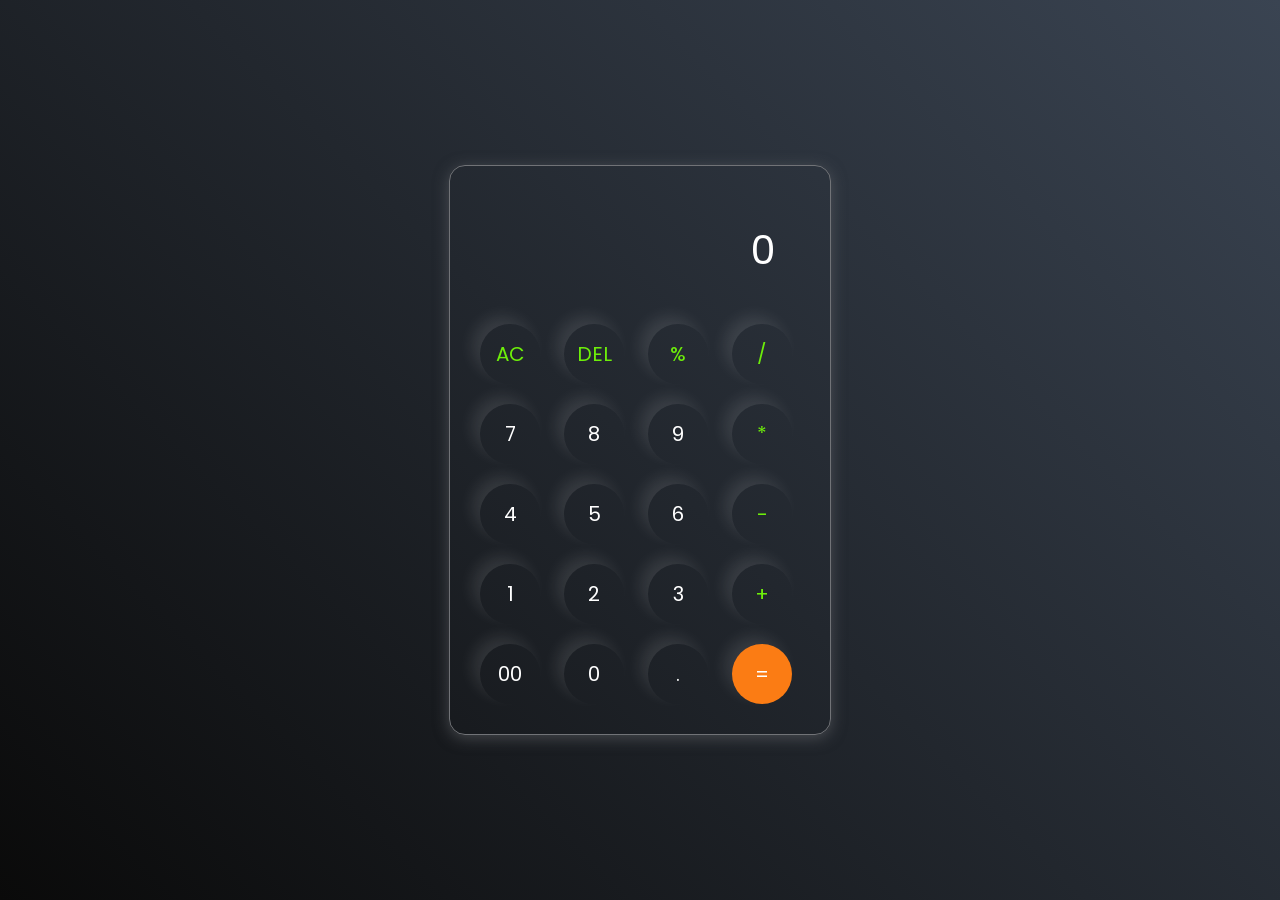
<file: calculator/index.html>
<!DOCTYPE html>
<html lang="en">
  <head>
    <meta charset="UTF-8" />
    <meta http-equiv="X-UA-Compatible" content="IE=edge" />
    <meta name="viewport" content="width=device-width, initial-scale=1.0" />
    <link rel="stylesheet" href="style.css" />
    <title>Calculator - By Code Traversal</title>
  </head>
  <body>
    <div class="container">
      <div class="calculator">
        <input type="text" id="inputBox" placeholder="0" />
        <div>
          <button class="button operator">AC</button>
          <button class="button operator">DEL</button>
          <button class="button operator">%</button>
          <button class="button operator">/</button>
        </div>
        <div>
          <button class="button">7</button>
          <button class="button">8</button>
          <button class="button">9</button>
          <button class="button operator">*</button>
        </div>
        <div>
          <button class="button">4</button>
          <button class="button">5</button>
          <button class="button">6</button>
          <button class="button operator">-</button>
        </div>
        <div>
          <button class="button">1</button>
          <button class="button">2</button>
          <button class="button">3</button>
          <button class="button operator">+</button>
        </div>

        <div>
          <button class="button">00</button>
          <button class="button">0</button>
          <button class="button">.</button>
          <button class="button equalBtn">=</button>
        </div>
      </div>
    </div>

    <script src="script.js"></script>
  </body>
</html>
</file>
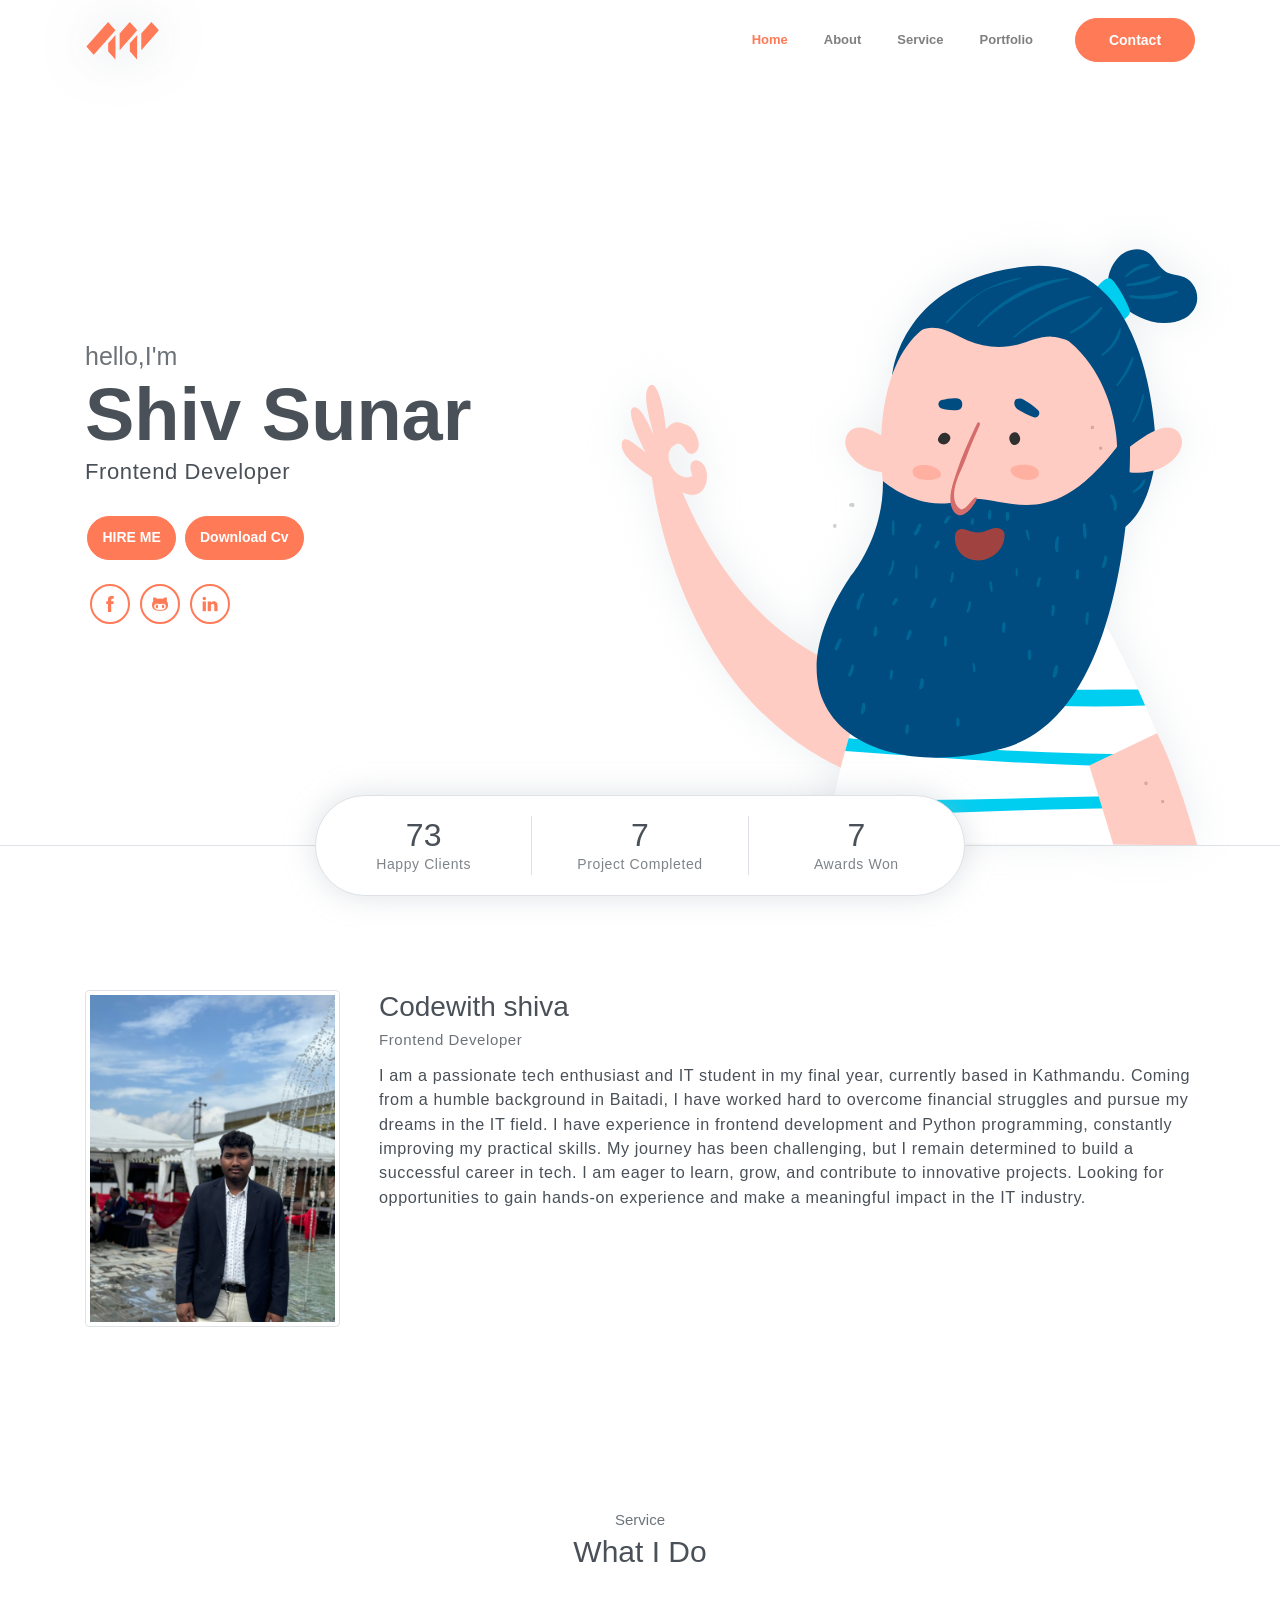
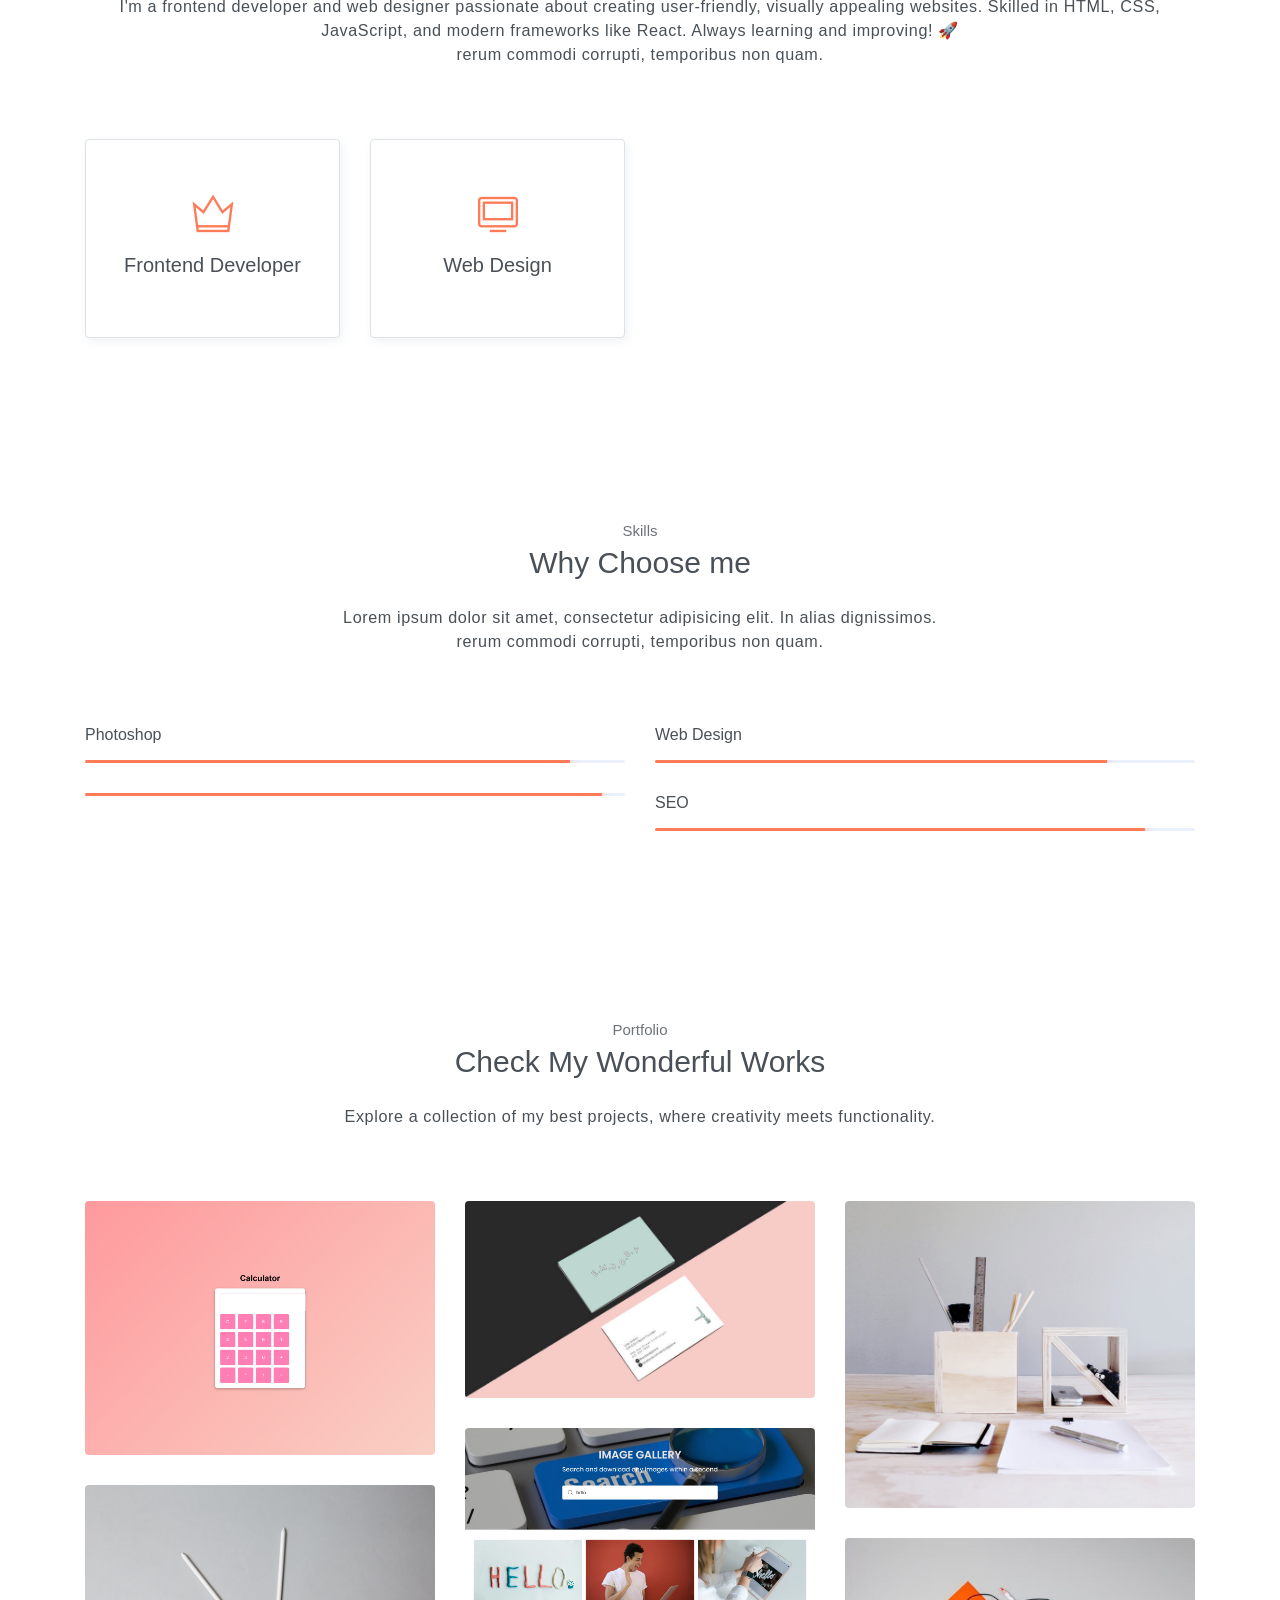
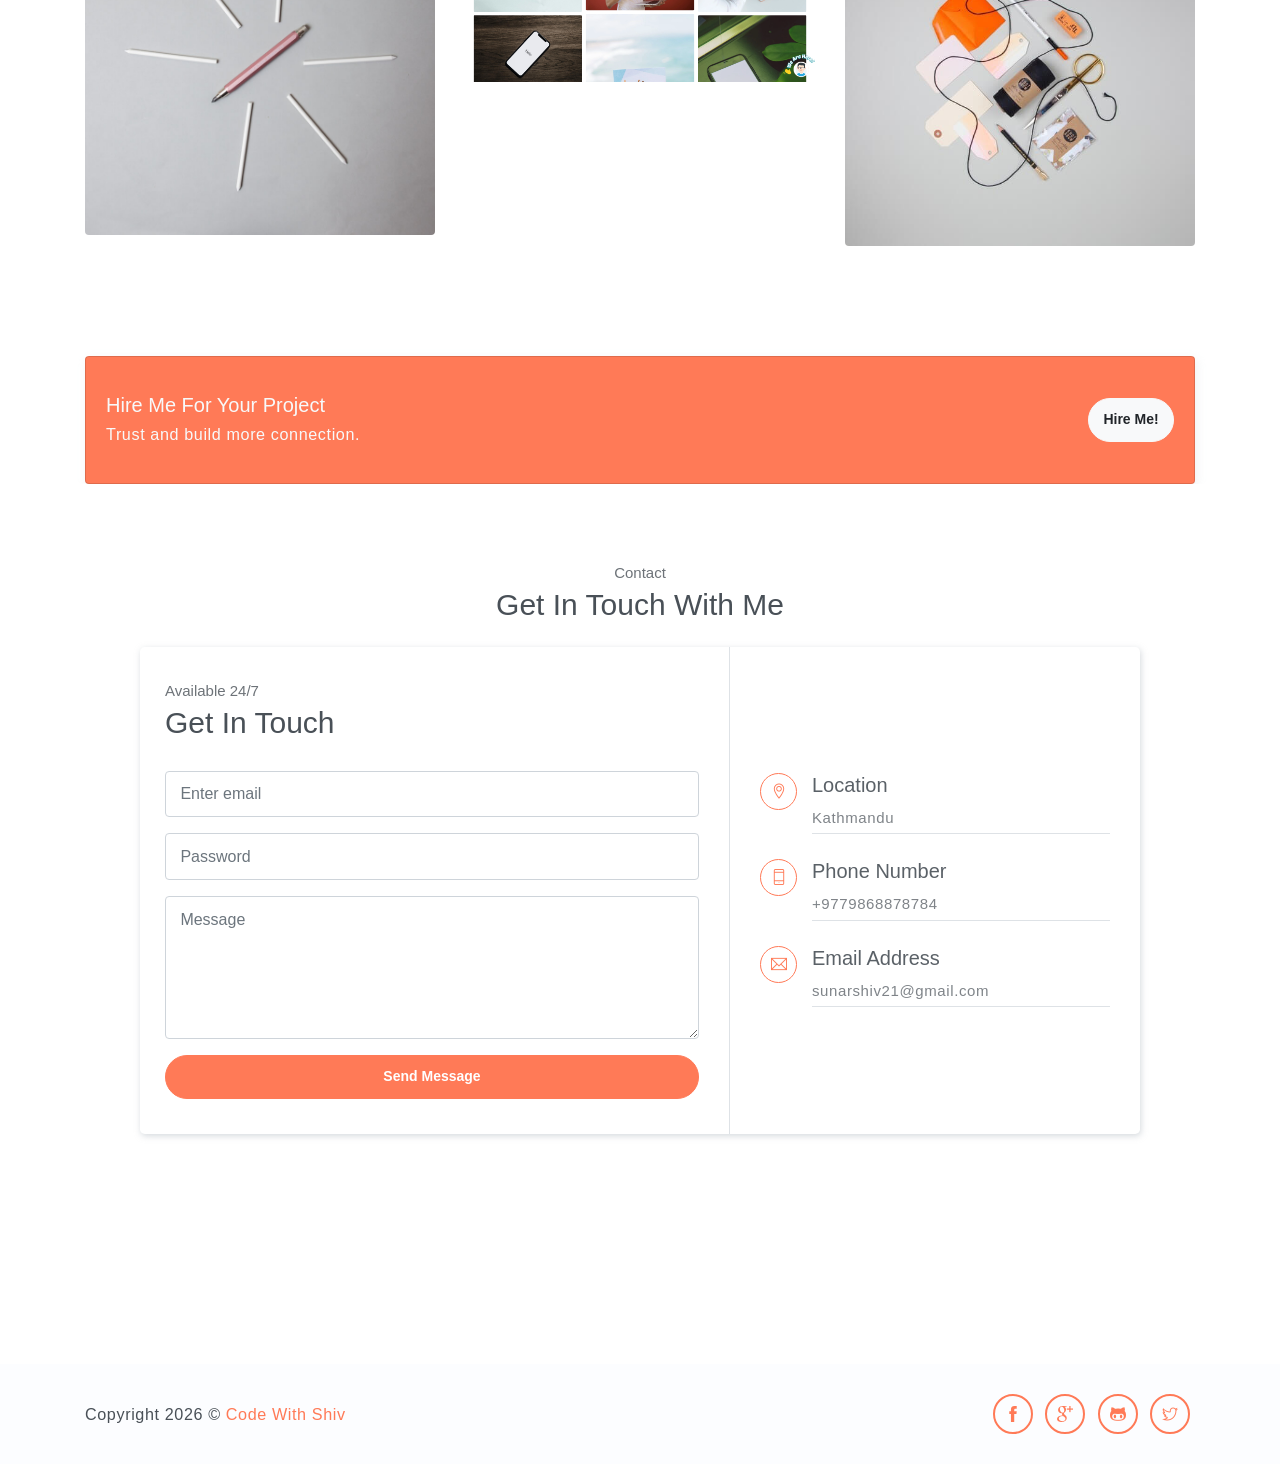
<file: Portofolio_Website/index.html>
<!DOCTYPE html>
<html lang="en">
  <head>
    <meta charset="utf-8" />
    <meta
      name="viewport"
      content="width=device-width, initial-scale=1, shrink-to-fit=no"
    />
    <meta
      name="description"
      content="Start your development with Steller landing page."
    />
    <meta name="author" content="Devcrud" />
    <title>Shiv sunar</title>
    <!-- font icons -->
    <link
      rel="stylesheet"
      href="assets/vendors/themify-icons/css/themify-icons.css"
    />
    <!-- Bootstrap + Steller main styles -->
    <link rel="stylesheet" href="assets/css/steller.css" />
  </head>
  <body data-spy="scroll" data-target=".navbar" data-offset="40" id="home">
    <!-- Page navigation -->
    <nav
      class="navbar navbar-expand-lg navbar-light fixed-top"
      data-spy="affix"
      data-offset-top="0"
    >
      <div class="container">
        <a class="navbar-brand" href="#"
          ><img src="assets/imgs/logo.svg" alt=""
        /></a>
        <button
          class="navbar-toggler"
          type="button"
          data-toggle="collapse"
          data-target="#navbarSupportedContent"
          aria-controls="navbarSupportedContent"
          aria-expanded="false"
          aria-label="Toggle navigation"
        >
          <span class="navbar-toggler-icon"></span>
        </button>

        <div class="collapse navbar-collapse" id="navbarSupportedContent">
          <ul class="navbar-nav ml-auto align-items-center">
            <li class="nav-item">
              <a class="nav-link" href="#home">Home</a>
            </li>
            <li class="nav-item">
              <a class="nav-link" href="#about">About</a>
            </li>
            <li class="nav-item">
              <a class="nav-link" href="#service">Service</a>
            </li>
            <li class="nav-item">
              <a class="nav-link" href="#portfolio">Portfolio</a>
            </li>
            
            <li class="nav-item">
              <a class="btn btn-primary rounded ml-4" href="#contact">Contact</a>
            </li>
            
          </ul>
        </div>
      </div>
    </nav>
    <!-- End of page navibation -->

    <!-- Page Header -->
    <header class="header" id="home">
      <div class="container">
        <div class="infos">
          <h6 class="subtitle">hello,I'm</h6>
          <h6 class="title">Shiv Sunar</h6>
          <p>Frontend Developer</p>

          <div class="buttons pt-3">
            <button class="btn btn-primary rounded">HIRE ME</button>
            <a  class="btn btn-primary rounded" href="https://drive.google.com/file/d/1wwwYJSfp2gfaBM09IQP81na29Mdv9Ip5/view">Download Cv</a>
           
          </div>

          <div class="socials mt-4">
            <a
              class="social-item"
              href="https://www.facebook.com/profile.php?id=100017769317235"
              ><i class="ti-facebook"></i
            ></a>

            <a class="social-item" href="https://github.com/shivthedeveloper"
              ><i class="ti-github"></i
            ></a>
            <a
              class="social-item"
              href="https://www.linkedin.com/in/shiv-snr-6a8a0032b/overlay/about-this-profile/"
              ><i class="ti-linkedin"></i
            ></a>
          </div>
        </div>
        <div class="img-holder">
          <img src="assets/imgs/man.svg" alt="" />
        </div>
      </div>

      <!-- Header-widget -->
      <div class="widget">
        <div class="widget-item">
          <h2>73</h2>
          <p>Happy Clients</p>
        </div>
        <div class="widget-item">
          <h2>7</h2>
          <p>Project Completed</p>
        </div>
        <div class="widget-item">
          <h2>7</h2>
          <p>Awards Won</p>
        </div>
      </div>
    </header>
    <!-- End of Page Header -->

    <!-- About section -->
    <section id="about" class="section mt-3">
      <div class="container mt-5">
        <div class="row text-center text-md-left">
          <div class="col-md-3">
            <img
              src="assets/imgs/shiv image.jpg"
              alt=""
              class="img-thumbnail mb-4"
            />
          </div>
          <div class="pl-md-4 col-md-9">
            <h6 class="title">Codewith shiva</h6>
            <p class="subtitle">Frontend Developer</p>
            <p>
              I am a passionate tech enthusiast and IT student in my final year,
              currently based in Kathmandu. Coming from a humble background in
              Baitadi, I have worked hard to overcome financial struggles and
              pursue my dreams in the IT field. I have experience in frontend
              development and Python programming, constantly improving my
              practical skills. My journey has been challenging, but I remain
              determined to build a successful career in tech. I am eager to
              learn, grow, and contribute to innovative projects. Looking for
              opportunities to gain hands-on experience and make a meaningful
              impact in the IT industry.
            </p>

            
           
          </div>
        </div>
      </div>
    </section>

    <!-- Service section -->
    <section id="service" class="section">
      <div class="container text-center">
        <h6 class="subtitle">Service</h6>
        <h6 class="section-title mb-4">What I Do</h6>
        <p class="mb-5 pb-4">
            I'm a frontend developer and web designer passionate about creating user-friendly, visually appealing websites. Skilled in HTML, CSS, JavaScript, and modern frameworks like React. Always learning and improving! 🚀
           <br />
          rerum commodi corrupti, temporibus non quam.
        </p>

        <div class="row">
          <div class="col-sm-6 col-md-3 mb-4">
            <div class="custom-card card border">
              <div class="card-body">
                <i class="icon ti-crown"></i>
                <h5>Frontend Developer</h5>
              </div>
            </div>
          </div>
          <div class="col-sm-6 col-md-3 mb-4">
            <div class="custom-card card border">
              <div class="card-body">
                <i class="icon ti-desktop"></i>
                <h5>Web Design</h5>
              </div>
            </div>
          </div>
          
            </div>
          </div>
        </div>
      </div>
    </section>
    <!-- End of Sectoin -->

    <!-- Skills section -->
    <section class="section">
      <div class="container text-center">
        <h6 class="subtitle">Skills</h6>
        <h6 class="section-title mb-4">Why Choose me</h6>
        <p class="mb-5 pb-4">
          Lorem ipsum dolor sit amet, consectetur adipisicing elit. In alias
          dignissimos. <br />
          rerum commodi corrupti, temporibus non quam.
        </p>

        <div class="row text-left">
          <div class="col-sm-6">
            <h6 class="mb-3">Photoshop</h6>
            <div class="progress">
              <div
                class="progress-bar bg-primary"
                role="progressbar"
                style="width: 89%"
                aria-valuenow="25"
                aria-valuemin="0"
                aria-valuemax="100"
              >
                <span>89%</span>
              </div>
            </div>
          </div>
          <div class="col-sm-6">
            <h6 class="mb-3">Web Design</h6>
            <div class="progress">
              <div
                class="progress-bar bg-primary"
                role="progressbar"
                style="width: 83%"
                aria-valuenow="25"
                aria-valuemin="0"
                aria-valuemax="100"
              >
                <span>83%</span>
              </div>
            </div>
          </div>
          <div class="col-sm-6">
            <div class="progress">
              <div
                class="progress-bar bg-primary"
                role="progressbar"
                style="width: 95%"
                aria-valuenow="25"
                aria-valuemin="0"
                aria-valuemax="100"
              >
                <span>95%</span>
              </div>
            </div>
          </div>
          <div class="col-sm-6">
            <h6 class="mb-3">SEO</h6>
            <div class="progress">
              <div
                class="progress-bar bg-primary"
                role="progressbar"
                style="width: 90%"
                aria-valuenow="25"
                aria-valuemin="0"
                aria-valuemax="100"
              >
                <span>90%</span>
              </div>
            </div>
          </div>
        </div>
      </div>
    </section>
    <!-- End of Skills sections -->

    <!-- Portfolio section -->
    <section id="portfolio" class="section">
      <div class="container text-center">
        <h6 class="subtitle">Portfolio</h6>
        <h6 class="section-title mb-4">Check My Wonderful Works</h6>
        <p class="mb-5 pb-4">
          Explore a collection of my best projects, where creativity meets functionality.
        </p>

        <div class="row">
          <div class="col-sm-4">
            <div class="img-wrapper">
              <img src="assets/imgs/shivthedeveloper.github.io_calculator-repo_.png" alt="" />
              <div class="overlay">
                <div class="overlay-infos">
                  <h5>Calculator</h5>
                  <a href=""><i class="ti-zoom-in"></i></a>
                  <a href="https://shivthedeveloper.github.io/calculator-repo/"><i class="ti-link"></i></a>
                </div>
              </div>
            </div>
            <div class="img-wrapper">
              <img src="assets/imgs/folio-2.jpg" alt="" />
              <div class="overlay">
                <div class="overlay-infos">
                  <h5>Room Finder Ktm</h5>
                  <a href="javascript:void(0)"><i class="ti-zoom-in"></i></a>
                  <a href="javascript:void(0)"><i class="ti-link"></i></a>
                </div>
              </div>
            </div>
          </div>
          <div class="col-sm-4">
            <div class="img-wrapper">
              <img src="assets/imgs/folio-3.jpg" alt="" />
              <div class="overlay">
                <div class="overlay-infos">
                  <h5>Music Gallery</h5>
                  <a href="javascript:void(0)"><i class="ti-zoom-in"></i></a>
                  <a href="javascript:void(0)"><i class="ti-link"></i></a>
                </div>
              </div>
            </div>
            <div class="img-wrapper">
              <img src="assets/imgs/shivthedeveloper.github.io_Image-gallery_.png" alt="" />
              <div class="overlay">
                <div class="overlay-infos">
                  <h5>Image Gallery</h5>
                  <a href="javascript:void(0)"><i class="ti-zoom-in"></i></a>
                  <a href="https://shivthedeveloper.github.io/Image-gallery/"><i class="ti-link"></i></a>
                </div>
              </div>
            </div>
          </div>
          <div class="col-sm-4">
            <div class="img-wrapper">
              <img src="assets/imgs/folio-5.jpg" alt="" />
              <div class="overlay">
                <div class="overlay-infos">
                  <h5>Griha</h5>
                  <a href="javascript:void(0)"><i class="ti-zoom-in"></i></a>
                  <a href="javascript:void(0)"><i class="ti-link"></i></a>
                </div>
              </div>
            </div>
            <div class="img-wrapper">
              <img src="assets/imgs/folio-6.jpg" alt="" />
              <div class="overlay">
                <div class="overlay-infos">
                  <h5>Hospital Management System </h5>
                  <a href="javascript:void(0)"><i class="ti-zoom-in"></i></a>
                  <a href="javascript:void(0)"><i class="ti-link"></i></a>
                </div>
              </div>
            </div>
          </div>
        </div>
      </div>
    </section>
    <!-- End of portfolio section -->

    <!-- Testmonial Section -->
    <!-- <section id="testmonial" class="section">
      <div class="container text-center">
        <h6 class="subtitle">Testmonial</h6>
        <h6 class="section-title mb-4">What People Say About Me</h6>
        <p class="mb-5 pb-4">
          Lorem ipsum dolor sit amet, consectetur adipisicing elit. In alias
          dignissimos. <br />
          rerum commodi corrupti, temporibus non quam.
        </p>

        <div
          id="carouselExampleIndicators"
          class="carousel slide"
          data-ride="carousel"
        >
          <ol class="carousel-indicators">
            <li
              data-target="#carouselExampleIndicators"
              data-slide-to="0"
              class="active"
            ></li>
            <li data-target="#carouselExampleIndicators" data-slide-to="1"></li>
            <li data-target="#carouselExampleIndicators" data-slide-to="2"></li>
          </ol>
          <div class="carousel-inner">
            <div class="carousel-item active">
              <div class="card testmonial-card border">
                <div class="card-body">
                  <img src="assets/imgs/avatar-1.jpg" alt="" />
                  <p>
                    Lorem ipsum dolor sit amet, consectetur adipisicing elit.
                    Magnam nostrum voluptates in enim vel amet?
                  </p>
                  <h1 class="title">Emma Re</h1>
                  <h1 class="subtitle">Graphic Designer</h1>
                </div>
              </div>
            </div>
            <div class="carousel-item">
              <div class="card testmonial-card border">
                <div class="card-body">
                  <img src="assets/imgs/avatar-2.jpg" alt="" />
                  <p>
                    Lorem ipsum dolor sit amet, consectetur adipisicing elit.
                    Magnam nostrum voluptates in enim vel amet?
                  </p>
                  <h1 class="title">James Bert</h1>
                  <h1 class="subtitle">Web Designer</h1>
                </div>
              </div>
            </div>
            <div class="carousel-item">
              <div class="card testmonial-card border">
                <div class="card-body">
                  <img src="assets/imgs/avatar-3.jpg" alt="" />
                  <p>
                    Lorem ipsum dolor sit amet, consectetur adipisicing elit.
                    Magnam nostrum voluptates in enim vel amet?
                  </p>
                  <h1 class="title">Michael Abra</h1>
                  <h1 class="subtitle">Web Developer</h1>
                </div>
              </div>
            </div>
          </div>
        </div>
      </div>
    </section> -->
    <!-- End of testmonial section -->

    <!-- Blog Section -->
    <!-- <section id="blog" class="section">
      <div class="container text-center">
        <h6 class="subtitle">My Blogs</h6>
        <h6 class="section-title mb-4">Latest News</h6>
        <p class="mb-5 pb-4">
          Lorem ipsum dolor sit amet, consectetur adipisicing elit. In alias
          dignissimos. <br />
          rerum commodi corrupti, temporibus non quam.
        </p>

        <div class="row text-left">
          <div class="col-md-4">
            <div class="card border mb-4">
              <img
                src="assets/imgs/blog-1.jpg"
                alt=""
                class="card-img-top w-100"
              />
              <div class="card-body">
                <h5 class="card-title">Designe for Everyone</h5>
                <div class="post-details">
                  <a href="javascript:void(0)">Posted By: Admin</a>
                  <a href="javascript:void(0)"
                    ><i class="ti-thumb-up"></i> 456</a
                  >
                  <a href="javascript:void(0)"
                    ><i class="ti-comment"></i> 123</a
                  >
                </div>
                <p>
                  Lorem ipsum dolor sit amet, consectetur adipisicing elit. Ut
                  ad vel dolorum, iusto velit, minima? Voluptas nemo harum
                  impedit nisi.
                </p>
                <a href="javascript:void(0)">Read More..</a>
              </div>
            </div>
          </div>
          <div class="col-md-4">
            <div class="card border mb-4">
              <img
                src="assets/imgs/blog-2.jpg"
                alt=""
                class="card-img-top w-100"
              />
              <div class="card-body">
                <h5 class="card-title">Web Layouts</h5>
                <div class="post-details">
                  <a href="javascript:void(0)">Posted By: Admin</a>
                  <a href="javascript:void(0)"
                    ><i class="ti-thumb-up"></i> 456</a
                  >
                  <a href="javascript:void(0)"
                    ><i class="ti-comment"></i> 123</a
                  >
                </div>
                <p>
                  Lorem ipsum dolor sit amet, consectetur adipisicing elit. Ut
                  ad vel dolorum, iusto velit, minima? Voluptas nemo harum
                  impedit nisi.
                </p>
                <a href="javascript:void(0)">Read More..</a>
              </div>
            </div>
          </div>
          <div class="col-md-4">
            <div class="card border mb-4">
              <img
                src="assets/imgs/blog-3.jpg"
                alt=""
                class="card-img-top w-100"
              />
              <div class="card-body">
                <h5 class="card-title">Bootstrap Framework</h5>
                <div class="post-details">
                  <a href="javascript:void(0)">Posted By: Admin</a>
                  <a href="javascript:void(0)"
                    ><i class="ti-thumb-up"></i> 456</a
                  >
                  <a href="javascript:void(0)"
                    ><i class="ti-comment"></i> 123</a
                  >
                </div>
                <p>
                  Lorem ipsum dolor sit amet, consectetur adipisicing elit. Ut
                  ad vel dolorum, iusto velit, minima? Voluptas nemo harum
                  impedit nisi.
                </p>
                <a href="javascript:void(0)">Read More..</a>
              </div>
            </div>
          </div>
        </div>
      </div>
    </section> -->

    <!-- Hire me section -->
    <section class="bg-gray p-0 section">
      <div class="container">
        <div class="card bg-primary">
          <div class="card-body text-light">
            <div class="row align-items-center">
              <div class="col-sm-9 text-center text-sm-left">
                <h5 class="mt-3">Hire Me For Your Project</h5>
                <p class="mb-3">
                  Trust and build more connection.
                </p>
              </div>
              <div class="col-sm-3 text-center text-sm-right">
                <button class="btn btn-light rounded">Hire Me!</button>
              </div>
            </div>
          </div>
        </div>
      </div>
    </section>
    <!-- End od Hire me section. -->

    <!-- Contact Section -->
    <section id="contact" class="position-relative section">
      <div class="container text-center">
        <h6 class="subtitle">Contact</h6>
        <h6 class="section-title mb-4">Get In Touch With Me</h6>
         <div class="contact text-left">
          <div class="form">
            <h6 class="subtitle">Available 24/7</h6>
            <h6 class="section-title mb-4">Get In Touch</h6>
            <form>
              <div class="form-group">
                <input
                  type="email"
                  class="form-control"
                  id="exampleInputEmail1"
                  aria-describedby="emailHelp"
                  placeholder="Enter email"
                  required
                />
              </div>
              <div class="form-group">
                <input
                  type="password"
                  class="form-control"
                  id="exampleInputPassword1"
                  placeholder="Password"
                  required
                />
              </div>
              <div class="form-group">
                <textarea
                  name="contact-message"
                  id=""
                  cols="30"
                  rows="5"
                  class="form-control"
                  placeholder="Message"
                ></textarea>
              </div>
              <button
                type="submit"
                class="btn btn-primary btn-block rounded w-lg"
              >
                Send Message
              </button>
            </form>
          </div>
          <div class="contact-infos">
            <div class="item">
              <i class="ti-location-pin"></i>
              <div class="">
                <h5>Location</h5>
                <p>Kathmandu </p>
              </div>
            </div>
            <div class="item">
              <i class="ti-mobile"></i>
              <div>
                <h5>Phone Number</h5>
                <p>+9779868878784</p>
              </div>
            </div>
            <div class="item">
              <i class="ti-email"></i>
              <div class="mb-0">
                <h5>Email Address</h5>
                <p>sunarshiv21@gmail.com</p>
              </div>
            </div>
          </div>
        </div>
      </div>
      <div id="map">
        <iframe src="https://www.google.com/maps/embed?pb=!1m18!1m12!1m3!1d56537.576143843944!2d85.23256391314516!3d27.667890908163436!2m3!1f0!2f0!3f0!3m2!1i1024!2i768!4f13.1!3m3!1m2!1s0x39eb1812d78377ef%3A0x8c37cded908543b!2sKirtipur%2044600!5e0!3m2!1sen!2snp!4v1742129950893!5m2!1sen!2snp" width="600" height="450" style="border:0;" allowfullscreen="" loading="lazy" referrerpolicy="no-referrer-when-downgrade"></iframe>
      </div>
    </section>
    
    <footer class="page-footer">
      <div class="container">
        <div class="row align-items-center">
          <div class="col-sm-6">
            <p>
              Copyright
              <script>
                document.write(new Date().getFullYear());
              </script>
              &copy;
              <a href="http://www.shivsunar.com.np" target="_blank">Code With Shiv</a>
            </p>
          </div>
          <div class="col-sm-6">
            <div class="socials">
              <a class="social-item" href="javascript:void(0)"
                ><i class="ti-facebook"></i
              ></a>
              <a class="social-item" href="javascript:void(0)"
                ><i class="ti-google"></i
              ></a>
              <a class="social-item" href="javascript:void(0)"
                ><i class="ti-github"></i
              ></a>
              <a class="social-item" href="javascript:void(0)"
                ><i class="ti-twitter"></i
              ></a>
            </div>
          </div>
        </div>
      </div>
    </footer>
    <!-- End of page footer -->

    <!-- core  -->
    <script src="assets/vendors/jquery/jquery-3.4.1.js"></script>
    <script src="assets/vendors/bootstrap/bootstrap.bundle.js"></script>
    <!-- bootstrap 3 affix -->
    <script src="assets/vendors/bootstrap/bootstrap.affix.js"></script>

    <!-- steller js -->
    <script src="assets/js/steller.js"></script>
  </body>
</html>
</file>
<file: calculator/style.css>
@import url('https://fonts.googleapis.com/css2?family=Poppins:wght@500&display=swap');

*{
    margin: 0;
    padding: 0;
    box-sizing: border-box;
    font-family: 'Poppins', sans-serif;
}

body{
    width: 100%;
    height: 100vh;
    display: flex;
    justify-content: center;
    align-items: center;
    background: linear-gradient(45deg, #0a0a0a, #3a4452);
}

.calculator{
    border: 1px solid #717377;
    padding: 20px;
    border-radius: 16px;
    background: transparent;
    box-shadow: 0px 3px 15px rgba(113, 115, 119, 0.5);

}

input{
    width: 320px;
    border: none;
    padding: 24px;
    margin: 10px;
    background: transparent;
    box-shadow: 0px 3px 15px rgbs(84, 84, 84, 0.1);
    font-size: 40px;
    text-align: right;
    cursor: pointer;
    color: #ffffff;
}

input::placeholder{
    color: #ffffff;
}

button{
    border: none;
    width: 60px;
    height: 60px;
    margin: 10px;
    border-radius: 50%;
    background: transparent;
    color: #ffffff;
    font-size: 20px;
    box-shadow: -8px -8px 15px rgba(255, 255, 255, 0.1);
    cursor: pointer;
}

.equalBtn{
    background-color: #fb7c14;
}

.operator{
    color: #6dee0a;
}
</file>
<file: Portofolio_Website/assets/vendors/themify-icons/css/themify-icons.css>
@font-face {
	font-family: 'themify';
	src:url("../fonts/themify.eot?-fvbane");
	src:url("../fonts/themify.eot?#iefix-fvbane") format("embedded-opentype"),
		url("../fonts/themify.woff?-fvbane") format("woff"),
		url("../fonts/themify.ttf?-fvbane") format("truetype"),
		url("../fonts/themify.svg?-fvbane#themify") format("svg");
	font-weight: normal;
	font-style: normal;
}

[class^="ti-"], [class*=" ti-"] {
	font-family: 'themify';
	speak: none;
	font-style: normal;
	font-weight: normal;
	font-variant: normal;
	text-transform: none;
	line-height: 1;

	/* Better Font Rendering =========== */
	-webkit-font-smoothing: antialiased;
	-moz-osx-font-smoothing: grayscale;
}

.ti-wand:before {
	content: "\e600";
}
.ti-volume:before {
	content: "\e601";
}
.ti-user:before {
	content: "\e602";
}
.ti-unlock:before {
	content: "\e603";
}
.ti-unlink:before {
	content: "\e604";
}
.ti-trash:before {
	content: "\e605";
}
.ti-thought:before {
	content: "\e606";
}
.ti-target:before {
	content: "\e607";
}
.ti-tag:before {
	content: "\e608";
}
.ti-tablet:before {
	content: "\e609";
}
.ti-star:before {
	content: "\e60a";
}
.ti-spray:before {
	content: "\e60b";
}
.ti-signal:before {
	content: "\e60c";
}
.ti-shopping-cart:before {
	content: "\e60d";
}
.ti-shopping-cart-full:before {
	content: "\e60e";
}
.ti-settings:before {
	content: "\e60f";
}
.ti-search:before {
	content: "\e610";
}
.ti-zoom-in:before {
	content: "\e611";
}
.ti-zoom-out:before {
	content: "\e612";
}
.ti-cut:before {
	content: "\e613";
}
.ti-ruler:before {
	content: "\e614";
}
.ti-ruler-pencil:before {
	content: "\e615";
}
.ti-ruler-alt:before {
	content: "\e616";
}
.ti-bookmark:before {
	content: "\e617";
}
.ti-bookmark-alt:before {
	content: "\e618";
}
.ti-reload:before {
	content: "\e619";
}
.ti-plus:before {
	content: "\e61a";
}
.ti-pin:before {
	content: "\e61b";
}
.ti-pencil:before {
	content: "\e61c";
}
.ti-pencil-alt:before {
	content: "\e61d";
}
.ti-paint-roller:before {
	content: "\e61e";
}
.ti-paint-bucket:before {
	content: "\e61f";
}
.ti-na:before {
	content: "\e620";
}
.ti-mobile:before {
	content: "\e621";
}
.ti-minus:before {
	content: "\e622";
}
.ti-medall:before {
	content: "\e623";
}
.ti-medall-alt:before {
	content: "\e624";
}
.ti-marker:before {
	content: "\e625";
}
.ti-marker-alt:before {
	content: "\e626";
}
.ti-arrow-up:before {
	content: "\e627";
}
.ti-arrow-right:before {
	content: "\e628";
}
.ti-arrow-left:before {
	content: "\e629";
}
.ti-arrow-down:before {
	content: "\e62a";
}
.ti-lock:before {
	content: "\e62b";
}
.ti-location-arrow:before {
	content: "\e62c";
}
.ti-link:before {
	content: "\e62d";
}
.ti-layout:before {
	content: "\e62e";
}
.ti-layers:before {
	content: "\e62f";
}
.ti-layers-alt:before {
	content: "\e630";
}
.ti-key:before {
	content: "\e631";
}
.ti-import:before {
	content: "\e632";
}
.ti-image:before {
	content: "\e633";
}
.ti-heart:before {
	content: "\e634";
}
.ti-heart-broken:before {
	content: "\e635";
}
.ti-hand-stop:before {
	content: "\e636";
}
.ti-hand-open:before {
	content: "\e637";
}
.ti-hand-drag:before {
	content: "\e638";
}
.ti-folder:before {
	content: "\e639";
}
.ti-flag:before {
	content: "\e63a";
}
.ti-flag-alt:before {
	content: "\e63b";
}
.ti-flag-alt-2:before {
	content: "\e63c";
}
.ti-eye:before {
	content: "\e63d";
}
.ti-export:before {
	content: "\e63e";
}
.ti-exchange-vertical:before {
	content: "\e63f";
}
.ti-desktop:before {
	content: "\e640";
}
.ti-cup:before {
	content: "\e641";
}
.ti-crown:before {
	content: "\e642";
}
.ti-comments:before {
	content: "\e643";
}
.ti-comment:before {
	content: "\e644";
}
.ti-comment-alt:before {
	content: "\e645";
}
.ti-close:before {
	content: "\e646";
}
.ti-clip:before {
	content: "\e647";
}
.ti-angle-up:before {
	content: "\e648";
}
.ti-angle-right:before {
	content: "\e649";
}
.ti-angle-left:before {
	content: "\e64a";
}
.ti-angle-down:before {
	content: "\e64b";
}
.ti-check:before {
	content: "\e64c";
}
.ti-check-box:before {
	content: "\e64d";
}
.ti-camera:before {
	content: "\e64e";
}
.ti-announcement:before {
	content: "\e64f";
}
.ti-brush:before {
	content: "\e650";
}
.ti-briefcase:before {
	content: "\e651";
}
.ti-bolt:before {
	content: "\e652";
}
.ti-bolt-alt:before {
	content: "\e653";
}
.ti-blackboard:before {
	content: "\e654";
}
.ti-bag:before {
	content: "\e655";
}
.ti-move:before {
	content: "\e656";
}
.ti-arrows-vertical:before {
	content: "\e657";
}
.ti-arrows-horizontal:before {
	content: "\e658";
}
.ti-fullscreen:before {
	content: "\e659";
}
.ti-arrow-top-right:before {
	content: "\e65a";
}
.ti-arrow-top-left:before {
	content: "\e65b";
}
.ti-arrow-circle-up:before {
	content: "\e65c";
}
.ti-arrow-circle-right:before {
	content: "\e65d";
}
.ti-arrow-circle-left:before {
	content: "\e65e";
}
.ti-arrow-circle-down:before {
	content: "\e65f";
}
.ti-angle-double-up:before {
	content: "\e660";
}
.ti-angle-double-right:before {
	content: "\e661";
}
.ti-angle-double-left:before {
	content: "\e662";
}
.ti-angle-double-down:before {
	content: "\e663";
}
.ti-zip:before {
	content: "\e664";
}
.ti-world:before {
	content: "\e665";
}
.ti-wheelchair:before {
	content: "\e666";
}
.ti-view-list:before {
	content: "\e667";
}
.ti-view-list-alt:before {
	content: "\e668";
}
.ti-view-grid:before {
	content: "\e669";
}
.ti-uppercase:before {
	content: "\e66a";
}
.ti-upload:before {
	content: "\e66b";
}
.ti-underline:before {
	content: "\e66c";
}
.ti-truck:before {
	content: "\e66d";
}
.ti-timer:before {
	content: "\e66e";
}
.ti-ticket:before {
	content: "\e66f";
}
.ti-thumb-up:before {
	content: "\e670";
}
.ti-thumb-down:before {
	content: "\e671";
}
.ti-text:before {
	content: "\e672";
}
.ti-stats-up:before {
	content: "\e673";
}
.ti-stats-down:before {
	content: "\e674";
}
.ti-split-v:before {
	content: "\e675";
}
.ti-split-h:before {
	content: "\e676";
}
.ti-smallcap:before {
	content: "\e677";
}
.ti-shine:before {
	content: "\e678";
}
.ti-shift-right:before {
	content: "\e679";
}
.ti-shift-left:before {
	content: "\e67a";
}
.ti-shield:before {
	content: "\e67b";
}
.ti-notepad:before {
	content: "\e67c";
}
.ti-server:before {
	content: "\e67d";
}
.ti-quote-right:before {
	content: "\e67e";
}
.ti-quote-left:before {
	content: "\e67f";
}
.ti-pulse:before {
	content: "\e680";
}
.ti-printer:before {
	content: "\e681";
}
.ti-power-off:before {
	content: "\e682";
}
.ti-plug:before {
	content: "\e683";
}
.ti-pie-chart:before {
	content: "\e684";
}
.ti-paragraph:before {
	content: "\e685";
}
.ti-panel:before {
	content: "\e686";
}
.ti-package:before {
	content: "\e687";
}
.ti-music:before {
	content: "\e688";
}
.ti-music-alt:before {
	content: "\e689";
}
.ti-mouse:before {
	content: "\e68a";
}
.ti-mouse-alt:before {
	content: "\e68b";
}
.ti-money:before {
	content: "\e68c";
}
.ti-microphone:before {
	content: "\e68d";
}
.ti-menu:before {
	content: "\e68e";
}
.ti-menu-alt:before {
	content: "\e68f";
}
.ti-map:before {
	content: "\e690";
}
.ti-map-alt:before {
	content: "\e691";
}
.ti-loop:before {
	content: "\e692";
}
.ti-location-pin:before {
	content: "\e693";
}
.ti-list:before {
	content: "\e694";
}
.ti-light-bulb:before {
	content: "\e695";
}
.ti-Italic:before {
	content: "\e696";
}
.ti-info:before {
	content: "\e697";
}
.ti-infinite:before {
	content: "\e698";
}
.ti-id-badge:before {
	content: "\e699";
}
.ti-hummer:before {
	content: "\e69a";
}
.ti-home:before {
	content: "\e69b";
}
.ti-help:before {
	content: "\e69c";
}
.ti-headphone:before {
	content: "\e69d";
}
.ti-harddrives:before {
	content: "\e69e";
}
.ti-harddrive:before {
	content: "\e69f";
}
.ti-gift:before {
	content: "\e6a0";
}
.ti-game:before {
	content: "\e6a1";
}
.ti-filter:before {
	content: "\e6a2";
}
.ti-files:before {
	content: "\e6a3";
}
.ti-file:before {
	content: "\e6a4";
}
.ti-eraser:before {
	content: "\e6a5";
}
.ti-envelope:before {
	content: "\e6a6";
}
.ti-download:before {
	content: "\e6a7";
}
.ti-direction:before {
	content: "\e6a8";
}
.ti-direction-alt:before {
	content: "\e6a9";
}
.ti-dashboard:before {
	content: "\e6aa";
}
.ti-control-stop:before {
	content: "\e6ab";
}
.ti-control-shuffle:before {
	content: "\e6ac";
}
.ti-control-play:before {
	content: "\e6ad";
}
.ti-control-pause:before {
	content: "\e6ae";
}
.ti-control-forward:before {
	content: "\e6af";
}
.ti-control-backward:before {
	content: "\e6b0";
}
.ti-cloud:before {
	content: "\e6b1";
}
.ti-cloud-up:before {
	content: "\e6b2";
}
.ti-cloud-down:before {
	content: "\e6b3";
}
.ti-clipboard:before {
	content: "\e6b4";
}
.ti-car:before {
	content: "\e6b5";
}
.ti-calendar:before {
	content: "\e6b6";
}
.ti-book:before {
	content: "\e6b7";
}
.ti-bell:before {
	content: "\e6b8";
}
.ti-basketball:before {
	content: "\e6b9";
}
.ti-bar-chart:before {
	content: "\e6ba";
}
.ti-bar-chart-alt:before {
	content: "\e6bb";
}
.ti-back-right:before {
	content: "\e6bc";
}
.ti-back-left:before {
	content: "\e6bd";
}
.ti-arrows-corner:before {
	content: "\e6be";
}
.ti-archive:before {
	content: "\e6bf";
}
.ti-anchor:before {
	content: "\e6c0";
}
.ti-align-right:before {
	content: "\e6c1";
}
.ti-align-left:before {
	content: "\e6c2";
}
.ti-align-justify:before {
	content: "\e6c3";
}
.ti-align-center:before {
	content: "\e6c4";
}
.ti-alert:before {
	content: "\e6c5";
}
.ti-alarm-clock:before {
	content: "\e6c6";
}
.ti-agenda:before {
	content: "\e6c7";
}
.ti-write:before {
	content: "\e6c8";
}
.ti-window:before {
	content: "\e6c9";
}
.ti-widgetized:before {
	content: "\e6ca";
}
.ti-widget:before {
	content: "\e6cb";
}
.ti-widget-alt:before {
	content: "\e6cc";
}
.ti-wallet:before {
	content: "\e6cd";
}
.ti-video-clapper:before {
	content: "\e6ce";
}
.ti-video-camera:before {
	content: "\e6cf";
}
.ti-vector:before {
	content: "\e6d0";
}
.ti-themify-logo:before {
	content: "\e6d1";
}
.ti-themify-favicon:before {
	content: "\e6d2";
}
.ti-themify-favicon-alt:before {
	content: "\e6d3";
}
.ti-support:before {
	content: "\e6d4";
}
.ti-stamp:before {
	content: "\e6d5";
}
.ti-split-v-alt:before {
	content: "\e6d6";
}
.ti-slice:before {
	content: "\e6d7";
}
.ti-shortcode:before {
	content: "\e6d8";
}
.ti-shift-right-alt:before {
	content: "\e6d9";
}
.ti-shift-left-alt:before {
	content: "\e6da";
}
.ti-ruler-alt-2:before {
	content: "\e6db";
}
.ti-receipt:before {
	content: "\e6dc";
}
.ti-pin2:before {
	content: "\e6dd";
}
.ti-pin-alt:before {
	content: "\e6de";
}
.ti-pencil-alt2:before {
	content: "\e6df";
}
.ti-palette:before {
	content: "\e6e0";
}
.ti-more:before {
	content: "\e6e1";
}
.ti-more-alt:before {
	content: "\e6e2";
}
.ti-microphone-alt:before {
	content: "\e6e3";
}
.ti-magnet:before {
	content: "\e6e4";
}
.ti-line-double:before {
	content: "\e6e5";
}
.ti-line-dotted:before {
	content: "\e6e6";
}
.ti-line-dashed:before {
	content: "\e6e7";
}
.ti-layout-width-full:before {
	content: "\e6e8";
}
.ti-layout-width-default:before {
	content: "\e6e9";
}
.ti-layout-width-default-alt:before {
	content: "\e6ea";
}
.ti-layout-tab:before {
	content: "\e6eb";
}
.ti-layout-tab-window:before {
	content: "\e6ec";
}
.ti-layout-tab-v:before {
	content: "\e6ed";
}
.ti-layout-tab-min:before {
	content: "\e6ee";
}
.ti-layout-slider:before {
	content: "\e6ef";
}
.ti-layout-slider-alt:before {
	content: "\e6f0";
}
.ti-layout-sidebar-right:before {
	content: "\e6f1";
}
.ti-layout-sidebar-none:before {
	content: "\e6f2";
}
.ti-layout-sidebar-left:before {
	content: "\e6f3";
}
.ti-layout-placeholder:before {
	content: "\e6f4";
}
.ti-layout-menu:before {
	content: "\e6f5";
}
.ti-layout-menu-v:before {
	content: "\e6f6";
}
.ti-layout-menu-separated:before {
	content: "\e6f7";
}
.ti-layout-menu-full:before {
	content: "\e6f8";
}
.ti-layout-media-right-alt:before {
	content: "\e6f9";
}
.ti-layout-media-right:before {
	content: "\e6fa";
}
.ti-layout-media-overlay:before {
	content: "\e6fb";
}
.ti-layout-media-overlay-alt:before {
	content: "\e6fc";
}
.ti-layout-media-overlay-alt-2:before {
	content: "\e6fd";
}
.ti-layout-media-left-alt:before {
	content: "\e6fe";
}
.ti-layout-media-left:before {
	content: "\e6ff";
}
.ti-layout-media-center-alt:before {
	content: "\e700";
}
.ti-layout-media-center:before {
	content: "\e701";
}
.ti-layout-list-thumb:before {
	content: "\e702";
}
.ti-layout-list-thumb-alt:before {
	content: "\e703";
}
.ti-layout-list-post:before {
	content: "\e704";
}
.ti-layout-list-large-image:before {
	content: "\e705";
}
.ti-layout-line-solid:before {
	content: "\e706";
}
.ti-layout-grid4:before {
	content: "\e707";
}
.ti-layout-grid3:before {
	content: "\e708";
}
.ti-layout-grid2:before {
	content: "\e709";
}
.ti-layout-grid2-thumb:before {
	content: "\e70a";
}
.ti-layout-cta-right:before {
	content: "\e70b";
}
.ti-layout-cta-left:before {
	content: "\e70c";
}
.ti-layout-cta-center:before {
	content: "\e70d";
}
.ti-layout-cta-btn-right:before {
	content: "\e70e";
}
.ti-layout-cta-btn-left:before {
	content: "\e70f";
}
.ti-layout-column4:before {
	content: "\e710";
}
.ti-layout-column3:before {
	content: "\e711";
}
.ti-layout-column2:before {
	content: "\e712";
}
.ti-layout-accordion-separated:before {
	content: "\e713";
}
.ti-layout-accordion-merged:before {
	content: "\e714";
}
.ti-layout-accordion-list:before {
	content: "\e715";
}
.ti-ink-pen:before {
	content: "\e716";
}
.ti-info-alt:before {
	content: "\e717";
}
.ti-help-alt:before {
	content: "\e718";
}
.ti-headphone-alt:before {
	content: "\e719";
}
.ti-hand-point-up:before {
	content: "\e71a";
}
.ti-hand-point-right:before {
	content: "\e71b";
}
.ti-hand-point-left:before {
	content: "\e71c";
}
.ti-hand-point-down:before {
	content: "\e71d";
}
.ti-gallery:before {
	content: "\e71e";
}
.ti-face-smile:before {
	content: "\e71f";
}
.ti-face-sad:before {
	content: "\e720";
}
.ti-credit-card:before {
	content: "\e721";
}
.ti-control-skip-forward:before {
	content: "\e722";
}
.ti-control-skip-backward:before {
	content: "\e723";
}
.ti-control-record:before {
	content: "\e724";
}
.ti-control-eject:before {
	content: "\e725";
}
.ti-comments-smiley:before {
	content: "\e726";
}
.ti-brush-alt:before {
	content: "\e727";
}
.ti-youtube:before {
	content: "\e728";
}
.ti-vimeo:before {
	content: "\e729";
}
.ti-twitter:before {
	content: "\e72a";
}
.ti-time:before {
	content: "\e72b";
}
.ti-tumblr:before {
	content: "\e72c";
}
.ti-skype:before {
	content: "\e72d";
}
.ti-share:before {
	content: "\e72e";
}
.ti-share-alt:before {
	content: "\e72f";
}
.ti-rocket:before {
	content: "\e730";
}
.ti-pinterest:before {
	content: "\e731";
}
.ti-new-window:before {
	content: "\e732";
}
.ti-microsoft:before {
	content: "\e733";
}
.ti-list-ol:before {
	content: "\e734";
}
.ti-linkedin:before {
	content: "\e735";
}
.ti-layout-sidebar-2:before {
	content: "\e736";
}
.ti-layout-grid4-alt:before {
	content: "\e737";
}
.ti-layout-grid3-alt:before {
	content: "\e738";
}
.ti-layout-grid2-alt:before {
	content: "\e739";
}
.ti-layout-column4-alt:before {
	content: "\e73a";
}
.ti-layout-column3-alt:before {
	content: "\e73b";
}
.ti-layout-column2-alt:before {
	content: "\e73c";
}
.ti-instagram:before {
	content: "\e73d";
}
.ti-google:before {
	content: "\e73e";
}
.ti-github:before {
	content: "\e73f";
}
.ti-flickr:before {
	content: "\e740";
}
.ti-facebook:before {
	content: "\e741";
}
.ti-dropbox:before {
	content: "\e742";
}
.ti-dribbble:before {
	content: "\e743";
}
.ti-apple:before {
	content: "\e744";
}
.ti-android:before {
	content: "\e745";
}
.ti-save:before {
	content: "\e746";
}
.ti-save-alt:before {
	content: "\e747";
}
.ti-yahoo:before {
	content: "\e748";
}
.ti-wordpress:before {
	content: "\e749";
}
.ti-vimeo-alt:before {
	content: "\e74a";
}
.ti-twitter-alt:before {
	content: "\e74b";
}
.ti-tumblr-alt:before {
	content: "\e74c";
}
.ti-trello:before {
	content: "\e74d";
}
.ti-stack-overflow:before {
	content: "\e74e";
}
.ti-soundcloud:before {
	content: "\e74f";
}
.ti-sharethis:before {
	content: "\e750";
}
.ti-sharethis-alt:before {
	content: "\e751";
}
.ti-reddit:before {
	content: "\e752";
}
.ti-pinterest-alt:before {
	content: "\e753";
}
.ti-microsoft-alt:before {
	content: "\e754";
}
.ti-linux:before {
	content: "\e755";
}
.ti-jsfiddle:before {
	content: "\e756";
}
.ti-joomla:before {
	content: "\e757";
}
.ti-html5:before {
	content: "\e758";
}
.ti-flickr-alt:before {
	content: "\e759";
}
.ti-email:before {
	content: "\e75a";
}
.ti-drupal:before {
	content: "\e75b";
}
.ti-dropbox-alt:before {
	content: "\e75c";
}
.ti-css3:before {
	content: "\e75d";
}
.ti-rss:before {
	content: "\e75e";
}
.ti-rss-alt:before {
	content: "\e75f";
}
</file>
